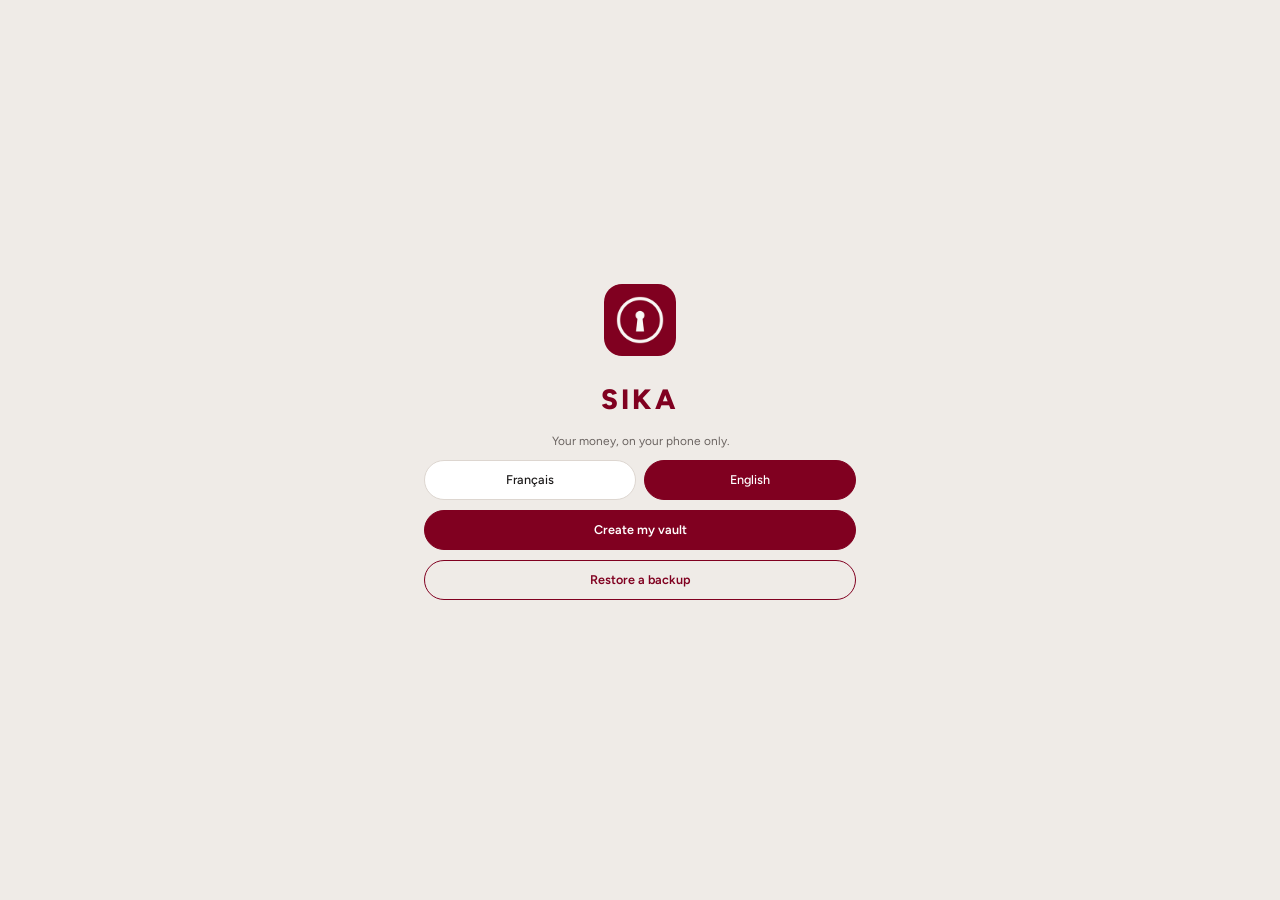
<file: index.html>
<!doctype html>
<html lang="fr">
<head>
  <meta charset="utf-8">
  <meta name="viewport" content="width=device-width, initial-scale=1, viewport-fit=cover">
  <!-- Règle de sécurité : l'app ne peut charger que son propre code.
       Aucun script, style, image ou connexion venant d'ailleurs. -->
  <meta http-equiv="Content-Security-Policy" content="default-src 'none'; script-src 'self'; style-src 'self'; img-src 'self' data:; font-src 'self'; manifest-src 'self'; connect-src 'self' https://api.frankfurter.dev; worker-src 'self'; base-uri 'none'; form-action 'none'; object-src 'none'; require-trusted-types-for 'script'">
  <meta name="referrer" content="no-referrer">
  <meta name="theme-color" content="#800020">
  <title>SIKA</title>
  <link rel="manifest" href="manifest.webmanifest">
  <link rel="icon" href="icons/icon-192.png">
  <link rel="apple-touch-icon" href="icons/icon-192.png">
  <link rel="preload" href="fonts/figtree.woff2" as="font" type="font/woff2" crossorigin>
  <link rel="stylesheet" href="css/app.css">
  <script type="module" src="js/app.js"></script>
</head>
<body>
<main id="app">

  <!-- Chargement -->
  <section id="s-loading" class="screen">
    <p class="center muted" data-i18n="loading"></p>
    <p id="fatal" class="error center" role="alert"></p>
  </section>

  <!-- Bienvenue (aucun coffre sur ce téléphone) -->
  <section id="s-welcome" class="screen" hidden>
    <img class="brand-icon" src="icons/icon-192.png" alt="">
    <div class="brand" data-i18n="appName"></div>
    <p class="center-text muted" data-i18n="welcomeIntro"></p>
    <div class="row">
      <button type="button" class="chip" data-lang="fr">Français</button>
      <button type="button" class="chip" data-lang="en">English</button>
    </div>
    <button type="button" id="btn-go-create" class="primary" data-i18n="createVault"></button>
    <button type="button" id="btn-go-restore" class="secondary" data-i18n="restoreBackup"></button>
  </section>

  <!-- Création du coffre -->
  <section id="s-create" class="screen" hidden>
    <h1 data-i18n="createTitle"></h1>
    <p data-i18n="createRules"></p>
    <ul class="tips">
      <li data-i18n="createTip1"></li>
      <li data-i18n="createTip2"></li>
    </ul>
    <label><span data-i18n="passLabel"></span>
      <input id="create-pass" type="password" autocomplete="off" autocapitalize="none" autocorrect="off" spellcheck="false">
    </label>
    <label><span data-i18n="passConfirmLabel"></span>
      <input id="create-pass2" type="password" autocomplete="off" autocapitalize="none" autocorrect="off" spellcheck="false">
    </label>
    <p id="create-err" class="error" role="alert"></p>
    <button type="button" id="btn-create" class="primary" data-i18n="createBtn"></button>
    <button type="button" class="link" data-back="s-welcome" data-i18n="back"></button>
  </section>

  <!-- Clé de secours : affichée une seule fois -->
  <section id="s-reckey" class="screen" hidden>
    <h1 data-i18n="recTitle"></h1>
    <p data-i18n="recIntro"></p>
    <ul class="tips">
      <li data-i18n="recTip1"></li>
      <li data-i18n="recTip2"></li>
    </ul>
    <div id="reckey-groups" class="reckey" aria-live="polite"></div>
    <label class="check"><input type="checkbox" id="reckey-ack"> <span data-i18n="recAck"></span></label>
    <label><span data-i18n="recVerifyLabel"></span>
      <input id="reckey-verify" type="password" autocomplete="off" autocapitalize="characters" autocorrect="off" spellcheck="false">
    </label>
    <p id="reckey-err" class="error" role="alert"></p>
    <button type="button" id="btn-reckey-done" class="primary" data-i18n="recDone" disabled></button>
    <button type="button" id="btn-reckey-cancel" class="link" data-i18n="recCancel"></button>
  </section>

  <!-- Verrouillage -->
  <section id="s-lock" class="screen" hidden>
    <img class="brand-icon" src="icons/icon-192.png" alt="">
    <div class="brand" data-i18n="appName"></div>
    <div id="lock-pin-wrap" class="stack" hidden>
      <p class="center-text lead" id="lock-pin-title" data-i18n="pinAsk"></p>
      <div class="pin-box">
        <div class="pin-slots" data-for="lock-pin" aria-hidden="true"></div>
        <input id="lock-pin" class="pin-hidden" type="text" autocorrect="off" spellcheck="false" inputmode="numeric" pattern="[0-9]*" maxlength="12" autocomplete="off" aria-labelledby="lock-pin-title">
      </div>
      <button type="button" id="btn-unlock-pin" class="primary" data-i18n="unlockBtn"></button>
      <button type="button" id="btn-use-pass" class="link" data-i18n="usePass"></button>
    </div>
    <div id="lock-pass-wrap" class="stack">
      <p id="lock-info" class="muted center-text"></p>
      <label><span data-i18n="passLabel"></span>
        <input id="lock-pass" type="password" autocomplete="off" autocapitalize="none" autocorrect="off" spellcheck="false">
      </label>
      <button type="button" id="btn-unlock" class="primary" data-i18n="unlockBtn"></button>
      <button type="button" id="btn-use-pin" class="link" data-i18n="usePin" hidden></button>
    </div>
    <p id="lock-msg" class="error center-text" role="alert"></p>
    <div class="row links">
      <button type="button" id="btn-go-recover" class="link" data-i18n="forgotPass"></button>
      <button type="button" id="btn-lock-restore" class="link" data-i18n="restoreBackup"></button>
    </div>
  </section>

  <!-- Phrase oubliée : clé de secours -->
  <section id="s-recover" class="screen" hidden>
    <h1 data-i18n="recoverTitle"></h1>
    <p data-i18n="recoverIntro"></p>
    <label><span data-i18n="recKeyLabel"></span>
      <input id="recover-key" type="password" autocomplete="off" autocapitalize="characters" autocorrect="off" spellcheck="false">
    </label>
    <label><span data-i18n="newPassLabel"></span>
      <input id="recover-pass" type="password" autocomplete="off" autocapitalize="none" autocorrect="off" spellcheck="false">
    </label>
    <label><span data-i18n="passConfirmLabel"></span>
      <input id="recover-pass2" type="password" autocomplete="off" autocapitalize="none" autocorrect="off" spellcheck="false">
    </label>
    <p id="recover-err" class="error" role="alert"></p>
    <button type="button" id="btn-recover" class="primary" data-i18n="recoverBtn"></button>
    <button type="button" class="link" data-back="s-lock" data-i18n="back"></button>
  </section>

  <!-- Accueil (coffre ouvert) -->
  <section id="s-home" class="screen tabbed" hidden>
    <header class="brandbar">
      <button type="button" id="btn-settings" class="icon-btn left" data-i18n-aria="settings">
        <svg viewBox="0 0 24 24" aria-hidden="true"><path d="M4 7.5h9M17 7.5h3M4 16.5h3M11 16.5h9"/><circle cx="15" cy="7.5" r="2"/><circle cx="9" cy="16.5" r="2"/></svg>
      </button>
      <div class="brand" data-i18n="appName"></div>
      <button type="button" id="btn-lock" class="icon-btn" data-i18n-aria="lockBtn">
        <svg viewBox="0 0 24 24" aria-hidden="true"><rect x="5" y="11" width="14" height="9" rx="2"/><path d="M8 11V8a4 4 0 0 1 8 0v3"/></svg>
      </button>
    </header>
    <div id="home-msg" class="banner warn" role="status"></div>
    <div id="home-backup-warn" class="banner warn" role="status" hidden></div>
    <div class="card total">
      <button type="button" id="btn-discreet" class="eye-btn" data-i18n-aria="discreetToggle"></button>
      <p id="home-total" class="big money"></p>
      <p id="home-fx" class="fx money"></p>
      <p id="home-fx-stale" class="muted small-note" hidden></p>
    </div>
    <div id="home-late" class="banner danger" role="status" hidden></div>
    <div id="home-worth" class="card worth" hidden>
      <div class="worth-row"><span data-i18n="worthAssets"></span><span id="worth-assets" class="amt"></span></div>
      <div class="worth-row"><span data-i18n="worthDebts"></span><span id="worth-debts" class="amt"></span></div>
      <div class="worth-row total"><span data-i18n="worthNet"></span><span id="worth-net" class="amt"></span></div>
    </div>
    <div id="home-empty" class="card" hidden>
      <h2 data-i18n="emptyTitle"></h2>
      <p class="muted" data-i18n="emptyText"></p>
      <button type="button" id="btn-home-add-account" class="primary" data-i18n="addAccount"></button>
    </div>
    <div class="card">
      <h2 data-i18n="lastExpenses"></h2>
      <div id="home-expenses" class="list"></div>
    </div>
    <div class="card">
      <h2 data-i18n="lastIncomes"></h2>
      <div id="home-incomes" class="list"></div>
    </div>
    <p class="muted center-text" id="home-version"></p>
  </section>

  <!-- Comptes et pools -->
  <section id="s-accounts" class="screen tabbed" hidden>
    <h1 data-i18n="accountsTitle"></h1>
    <div class="card total">
      <p id="acc-total" class="big money"></p>
      <p id="acc-pools-note" class="muted"></p>
      <button type="button" id="btn-add-account" class="secondary" data-i18n="addAccount"></button>
    </div>
    <h2 data-i18n="poolsTitle"></h2>
    <div id="pool-grid" class="pool-grid"></div>
    <h2 data-i18n="accountsListTitle"></h2>
    <div id="acc-groups"></div>
  </section>

  <!-- Historique -->
  <section id="s-history" class="screen tabbed" hidden>
    <h1 data-i18n="historyTitle"></h1>
    <div class="row chips" id="hist-filters">
      <button type="button" class="chip" data-filter="all" data-i18n="filterAll"></button>
      <button type="button" class="chip" data-filter="expense" data-i18n="filterExpense"></button>
      <button type="button" class="chip" data-filter="income" data-i18n="filterIncome"></button>
      <button type="button" class="chip" data-filter="other" data-i18n="filterOther"></button>
    </div>
    <p id="hist-fees" class="banner info" hidden></p>
    <div id="hist-list" class="list card"></div>
    <button type="button" id="btn-hist-more" class="secondary" data-i18n="showMore" hidden></button>
  </section>

  <!-- Nouvelle opération / modifier -->
  <section id="s-tx" class="screen" hidden>
    <h1 id="tx-title"></h1>
    <!-- Montant et frais (%) sur la même ligne. -->
    <div class="amount-row">
      <label><span id="tx-amount-label" data-i18n="amountLabel"></span>
        <input id="tx-amount" type="text" inputmode="numeric" autocomplete="off" placeholder="0">
      </label>
      <label id="tx-fee-wrap" hidden><span data-i18n="feeLabel"></span>
        <input id="tx-fee" type="text" inputmode="decimal" autocomplete="off" placeholder="0">
      </label>
    </div>
    <p id="tx-fee-note" class="muted small-note" hidden></p>
    <label id="tx-debt-wrap" hidden><span data-i18n="debtLabel"></span>
      <select id="tx-debt"></select>
    </label>
    <label id="tx-asset-wrap" hidden><span data-i18n="assetLabel"></span>
      <select id="tx-asset"></select>
    </label>
    <label id="tx-share-wrap" hidden><span data-i18n="shareLabel"></span>
      <input id="tx-share" type="text" inputmode="decimal" autocomplete="off" value="100">
    </label>
    <label id="tx-desc-wrap"><span id="tx-desc-label"></span>
      <input id="tx-desc" type="text" maxlength="140" autocomplete="off">
    </label>
    <div id="tx-mood-wrap">
      <p class="field-label" id="tx-mood-title" data-i18n="moodLabel"></p>
      <div id="tx-moods" class="row chips wrap" role="group" aria-labelledby="tx-mood-title"></div>
    </div>
    <div id="tx-source-wrap">
      <p class="field-label" id="tx-source-title" data-i18n="sourceLabel"></p>
      <div id="tx-sources" class="row chips" role="group" aria-labelledby="tx-source-title"></div>
    </div>
    <label id="tx-from-wrap"><span id="tx-from-label"></span>
      <select id="tx-from"></select>
    </label>
    <label id="tx-to-wrap"><span id="tx-to-label"></span>
      <select id="tx-to"></select>
    </label>
    <label id="tx-pool-wrap"><span data-i18n="poolLabel"></span>
      <select id="tx-pool"></select>
    </label>
    <label><span data-i18n="dateLabel"></span>
      <input id="tx-date" type="date">
    </label>
    <div id="tx-split" class="card split" hidden></div>
    <div id="tx-nogo" class="banner danger" role="alert" hidden></div>
    <label id="tx-reason-wrap" hidden><span data-i18n="reasonLabel"></span>
      <textarea id="tx-reason" rows="2" maxlength="280" autocomplete="off"></textarea>
    </label>
    <div id="tx-acc-warn" class="banner warn" role="status" hidden></div>
    <p id="tx-err" class="error" role="alert"></p>
    <button type="button" id="btn-tx-save" class="primary" data-i18n="save"></button>
    <button type="button" id="btn-tx-delete" class="danger" data-i18n="deleteTx" hidden></button>
    <button type="button" id="btn-tx-cancel" class="link" data-i18n="cancel"></button>
  </section>

  <!-- Compte : créer / modifier -->
  <section id="s-account" class="screen" hidden>
    <h1 id="acc-form-title"></h1>
    <label><span data-i18n="accNameLabel"></span>
      <input id="acc-name" type="text" maxlength="40" autocomplete="off" placeholder="Wave, Orange Money, Espèces…">
    </label>
    <div class="acc-image-row">
      <span id="acc-avatar" class="avatar lg"></span>
      <button type="button" id="btn-acc-image" class="secondary small" data-i18n="accImagePick"></button>
      <button type="button" id="btn-acc-image-remove" class="link" data-i18n="accImageRemove" hidden></button>
      <input id="acc-image-file" type="file" accept="image/*" hidden>
    </div>
    <p class="field-label" id="acc-cat-title" data-i18n="accCategoryLabel"></p>
    <div id="acc-cats" class="row chips wrap" role="group" aria-labelledby="acc-cat-title"></div>
    <p id="acc-current" class="banner info" hidden></p>
    <label><span data-i18n="accStartLabel"></span>
      <input id="acc-start" type="text" inputmode="numeric" autocomplete="off" placeholder="0">
    </label>
    <p class="muted" data-i18n="accStartHelp"></p>
    <label class="check"><input type="checkbox" id="acc-split"> <span data-i18n="accSplitLabel"></span></label>

    <label class="check" id="acc-archived-wrap"><input type="checkbox" id="acc-archived"> <span data-i18n="accArchivedLabel"></span></label>
    <p id="acc-err" class="error" role="alert"></p>
    <button type="button" id="btn-acc-save" class="primary" data-i18n="save"></button>
    <button type="button" id="btn-acc-cancel" class="link" data-i18n="cancel"></button>
  </section>

  <!-- Dettes -->
  <section id="s-debts" class="screen tabbed" hidden>
    <h1 data-i18n="debtsTitle"></h1>
    <div class="card total">
      <button type="button" id="btn-debts-discreet" class="eye-btn" data-i18n-aria="discreetToggle"></button>
      <p class="muted" data-i18n="debtBalanceTitle"></p>
      <p id="debts-total" class="big"></p>
      <p id="debts-topay" class="muted"></p>
      <p id="debts-next" class="muted"></p>
      <button type="button" id="btn-add-debt" class="secondary" data-i18n="addDebt"></button>
    </div>
    <div id="debts-late" class="banner danger" role="status" hidden></div>
    <div id="debts-list" class="card list"></div>
    <div id="debts-done-wrap" class="card list archived" hidden>
      <h2 data-i18n="debtsDone"></h2>
      <div id="debts-done"></div>
    </div>
    <div id="strategy" class="card" hidden>
      <h2 data-i18n="strategyTitle"></h2>
      <div id="strategy-methods" class="row chips" role="group"></div>
      <p class="muted small-note" data-i18n="strategyHelp"></p>
      <label><span data-i18n="strategyExtra"></span>
        <input id="strategy-extra" type="text" inputmode="numeric" autocomplete="off" placeholder="0">
      </label>
      <div id="strategy-result" class="split-grid"></div>
      <p id="strategy-priority" class="muted"></p>
      <div id="strategy-suggest" class="banner info" hidden></div>
      <button type="button" id="btn-strategy-pay" class="secondary" hidden></button>
    </div>
  </section>

  <!-- Une dette -->
  <section id="s-debt" class="screen" hidden>
    <h1 id="debt-title"></h1>
    <div id="debt-late" class="banner danger" role="status" hidden></div>
    <div class="card">
      <div id="debt-stats" class="split-grid"></div>
      <p id="debt-next" class="muted"></p>
    </div>
    <div class="row">
      <button type="button" id="btn-debt-repay" class="primary" data-i18n="repayBtn"></button>
      <button type="button" id="btn-debt-ics" class="secondary" data-i18n="debtIcs"></button>
    </div>
    <div class="card">
      <h2 data-i18n="scheduleTitle"></h2>
      <div id="debt-schedule" class="list"></div>
      <button type="button" id="btn-debt-more" class="link" data-i18n="showMore" hidden></button>
    </div>
    <div class="card">
      <h2 data-i18n="repaymentsTitle"></h2>
      <div id="debt-repays" class="list"></div>
    </div>
    <button type="button" id="btn-debt-edit" class="secondary" data-i18n="editDebt"></button>
    <button type="button" id="btn-debt-back" class="link" data-i18n="back"></button>
  </section>

  <!-- Dette : créer / modifier -->
  <section id="s-debt-form" class="screen" hidden>
    <h1 id="debt-form-title"></h1>
    <label><span data-i18n="lenderLabel"></span>
      <input id="debt-lender" type="text" maxlength="40" autocomplete="off">
    </label>
    <div id="debt-origin-wrap">
      <p class="field-label" id="debt-origin-title" data-i18n="debtOriginLabel"></p>
      <div id="debt-origins" class="row chips wrap" role="group" aria-labelledby="debt-origin-title"></div>
    </div>
    <label id="debt-account-wrap"><span data-i18n="debtAccountLabel"></span>
      <select id="debt-account"></select>
    </label>
    <label><span id="debt-principal-label"></span>
      <input id="debt-principal" type="text" inputmode="numeric" autocomplete="off" placeholder="0">
    </label>
    <div class="row">
      <label><span data-i18n="rateLabel"></span>
        <input id="debt-rate" type="text" inputmode="decimal" autocomplete="off" placeholder="0">
      </label>
      <label><span data-i18n="monthsLabel"></span>
        <input id="debt-months" type="text" inputmode="numeric" autocomplete="off" placeholder="12">
      </label>
    </div>
    <label><span id="debt-start-label"></span>
      <input id="debt-start" type="date">
    </label>
    <p class="field-label" id="debt-mode-title" data-i18n="scheduleModeLabel"></p>
    <div id="debt-modes" class="row chips wrap" role="group" aria-labelledby="debt-mode-title"></div>
    <div id="debt-rows-wrap" class="stack" hidden>
      <p class="muted" data-i18n="manualHelp"></p>
      <div id="debt-rows" class="stack"></div>
      <div class="row">
        <button type="button" id="btn-debt-fill" class="secondary small" data-i18n="fillFromCalc"></button>
        <button type="button" id="btn-debt-addrow" class="secondary small" data-i18n="addRow"></button>
      </div>
    </div>
    <div id="debt-preview" class="banner info"></div>
    <p id="debt-err" class="error" role="alert"></p>
    <button type="button" id="btn-debt-save" class="primary" data-i18n="save"></button>
    <button type="button" id="btn-debt-delete" class="danger" data-i18n="deleteDebt" hidden></button>
    <button type="button" id="btn-debt-cancel" class="link" data-i18n="cancel"></button>
  </section>

  <!-- Investir -->
  <section id="s-assets" class="screen tabbed" hidden>
    <h1 data-i18n="assetsTitle"></h1>
    <div class="card total">
      <p class="muted" data-i18n="assetsValueTitle"></p>
      <p id="assets-total" class="big"></p>
      <p id="assets-gain" class="muted"></p>
      <button type="button" id="btn-add-asset" class="secondary" data-i18n="addAsset"></button>
    </div>
    <div id="assets-groups" class="stack"></div>
  </section>

  <!-- Un actif -->
  <section id="s-asset" class="screen" hidden>
    <h1 id="asset-title"></h1>
    <div class="card total">
      <p id="asset-tags" class="muted"></p>
      <p id="asset-value" class="big"></p>
      <p id="asset-gain" class="muted"></p>
      <div id="asset-spark"></div>
    </div>
    <div class="card">
      <div id="asset-stats" class="split-grid"></div>
    </div>
    <div class="card">
      <h2 data-i18n="updateValueTitle"></h2>
      <label><span data-i18n="newValueLabel"></span>
        <input id="asset-new-value" type="text" inputmode="decimal" autocomplete="off" placeholder="0">
      </label>
      <div id="asset-currencies" class="row chips" role="group"></div>
      <p id="asset-value-msg" class="error" role="alert"></p>
      <button type="button" id="btn-asset-value" class="secondary" data-i18n="save"></button>
    </div>
    <div class="row">
      <button type="button" id="btn-asset-buy" class="primary" data-i18n="buyMore"></button>
      <button type="button" id="btn-asset-sell" class="secondary" data-i18n="sellBtn"></button>
    </div>
    <button type="button" id="btn-asset-income" class="secondary" data-i18n="assetIncomeBtn"></button>
    <div class="card">
      <h2 data-i18n="assetHistoryTitle"></h2>
      <div id="asset-events" class="list"></div>
    </div>
    <button type="button" id="btn-asset-edit" class="secondary" data-i18n="editAsset"></button>
    <button type="button" id="btn-asset-back" class="link" data-i18n="back"></button>
  </section>

  <!-- Actif : créer / modifier -->
  <section id="s-asset-form" class="screen" hidden>
    <h1 id="asset-form-title"></h1>
    <label><span data-i18n="assetNameLabel"></span>
      <input id="asset-name" type="text" maxlength="40" autocomplete="off">
    </label>
    <p class="field-label" id="asset-cat-title" data-i18n="accCategoryLabel"></p>
    <div id="asset-cats" class="row chips wrap" role="group" aria-labelledby="asset-cat-title"></div>
    <div id="asset-origin-wrap">
      <p class="field-label" id="asset-origin-title" data-i18n="assetOriginLabel"></p>
      <div id="asset-origins" class="row chips wrap" role="group" aria-labelledby="asset-origin-title"></div>
    </div>
    <div id="asset-buy-wrap" class="stack">
      <label><span data-i18n="account"></span>
        <select id="asset-account"></select>
      </label>
      <label><span data-i18n="buyAmountLabel"></span>
        <input id="asset-buy-amount" type="text" inputmode="numeric" autocomplete="off" placeholder="0">
      </label>
    </div>
    <div id="asset-own-wrap" class="stack" hidden>
      <label><span data-i18n="assetCostLabel"></span>
        <input id="asset-cost" type="text" inputmode="numeric" autocomplete="off" placeholder="0">
      </label>
      <label><span data-i18n="assetValueNowLabel"></span>
        <input id="asset-value-now" type="text" inputmode="numeric" autocomplete="off" placeholder="0">
      </label>
    </div>
    <label class="check" id="asset-closed-wrap" hidden><input type="checkbox" id="asset-closed"> <span data-i18n="assetClosedLabel"></span></label>
    <p id="asset-err" class="error" role="alert"></p>
    <button type="button" id="btn-asset-save" class="primary" data-i18n="save"></button>
    <button type="button" id="btn-asset-delete" class="danger" data-i18n="deleteAsset" hidden></button>
    <button type="button" id="btn-asset-cancel" class="link" data-i18n="cancel"></button>
  </section>

  <!-- Mes envies (écran caché : appui long sur SIKA, ou Réglages) -->
  <section id="s-wishes" class="screen" hidden>
    <h1 data-i18n="wishesTitle"></h1>
    <div class="card total">
      <p class="muted" data-i18n="wishesTotalTitle"></p>
      <p id="wishes-total" class="big"></p>
      <p id="wishes-count" class="muted"></p>
      <button type="button" id="btn-add-wish" class="secondary" data-i18n="addWish"></button>
    </div>
    <div id="wishes-list" class="card list"></div>
    <div id="wishes-done-wrap" class="card list archived" hidden>
      <button type="button" id="btn-wishes-done" class="link"></button>
      <div id="wishes-done" hidden></div>
    </div>
    <button type="button" id="btn-wishes-back" class="link" data-i18n="back"></button>
  </section>

  <!-- Une envie : ajouter / modifier -->
  <section id="s-wish-form" class="screen" hidden>
    <h1 id="wish-form-title"></h1>
    <label><span data-i18n="wishNameLabel"></span>
      <input id="wish-name" type="text" maxlength="40" autocomplete="off">
    </label>
    <label><span data-i18n="wishNoteLabel"></span>
      <textarea id="wish-note" rows="3" maxlength="280"></textarea>
    </label>
    <label><span data-i18n="wishAmountLabel"></span>
      <input id="wish-amount" type="text" inputmode="numeric" autocomplete="off" placeholder="0">
    </label>
    <div id="wish-currencies" class="row chips" role="group" data-i18n-aria="currencyLabel"></div>
    <p id="wish-err" class="error" role="alert"></p>
    <button type="button" id="btn-wish-save" class="primary" data-i18n="save"></button>
    <button type="button" id="btn-wish-delete" class="danger" data-i18n="deleteWish" hidden></button>
    <button type="button" id="btn-wish-cancel" class="link" data-i18n="cancel"></button>
  </section>

  <!-- Réglages -->
  <section id="s-settings" class="screen tabbed" hidden>
    <h1 data-i18n="settings"></h1>


    <div class="card">
      <h2 data-i18n="backupTitle"></h2>
      <p id="set-last-backup" class="muted"></p>
      <p class="muted" data-i18n="backupHelp"></p>
      <button type="button" id="btn-export-dl" class="primary" data-i18n="exportDownload"></button>
      <button type="button" id="btn-export-share" class="secondary" data-i18n="exportShare" hidden></button>
      <button type="button" id="btn-go-import" class="secondary" data-i18n="importBtn"></button>
      <p id="export-msg" class="ok" role="status"></p>
      <p id="export-help" class="muted small-note" data-i18n="driveHelp"></p>
    </div>

    <div class="card">
      <h2 data-i18n="pinTitle"></h2>
      <p id="pin-status" class="muted"></p>
      <p id="pin-msg" class="error" role="alert"></p>
      <div id="pin-actions" class="row">
        <button type="button" id="btn-pin-open" class="secondary"></button>
        <button type="button" id="btn-pin-remove" class="secondary" data-i18n="pinRemove" hidden></button>
      </div>
      <div id="pin-form" class="stack" hidden>
        <label><span data-i18n="currentPassLabel"></span>
          <input id="pin-pass" type="password" autocomplete="off" autocapitalize="none" autocorrect="off" spellcheck="false">
        </label>
        <p class="field-label" id="pin-new-title" data-i18n="pinNew"></p>
        <div class="pin-box">
          <div class="pin-slots" data-for="pin-new" aria-hidden="true"></div>
          <input id="pin-new" class="pin-hidden" type="text" autocorrect="off" spellcheck="false" inputmode="numeric" pattern="[0-9]*" maxlength="7" autocomplete="off" aria-labelledby="pin-new-title">
        </div>
        <p class="field-label" id="pin-new2-title" data-i18n="pinConfirm"></p>
        <div class="pin-box">
          <div class="pin-slots" data-for="pin-new2" aria-hidden="true"></div>
          <input id="pin-new2" class="pin-hidden" type="text" autocorrect="off" spellcheck="false" inputmode="numeric" pattern="[0-9]*" maxlength="7" autocomplete="off" aria-labelledby="pin-new2-title">
        </div>
        <button type="button" id="btn-pin-show" class="link" data-i18n="pinShow"></button>
        <button type="button" id="btn-pin-save" class="primary" data-i18n="pinSave"></button>
        <button type="button" id="btn-pin-cancel" class="link" data-i18n="cancel"></button>
      </div>
    </div>

    <div class="card">
      <h2 data-i18n="passTitle"></h2>
      <p id="cp-msg" class="error" role="alert"></p>
      <button type="button" id="btn-cp-open" class="secondary" data-i18n="changePassTitle"></button>
      <div id="cp-form" class="stack" hidden>
        <label><span data-i18n="currentPassLabel"></span>
          <input id="cp-old" type="password" autocomplete="off" autocapitalize="none" autocorrect="off" spellcheck="false">
        </label>
        <label><span data-i18n="newPassLabel"></span>
          <input id="cp-new" type="password" autocomplete="off" autocapitalize="none" autocorrect="off" spellcheck="false">
        </label>
        <label><span data-i18n="passConfirmLabel"></span>
          <input id="cp-new2" type="password" autocomplete="off" autocapitalize="none" autocorrect="off" spellcheck="false">
        </label>
        <p class="muted" data-i18n="changePassHelp"></p>
        <button type="button" id="btn-change-pass" class="primary" data-i18n="changePassBtn"></button>
          <button type="button" id="btn-cp-cancel" class="link" data-i18n="cancel"></button>
      </div>
    </div>

    <div class="card">
      <h2 data-i18n="langTitle"></h2>
      <div class="row">
        <button type="button" class="chip" data-lang="fr">Français</button>
        <button type="button" class="chip" data-lang="en">English</button>
      </div>
      <h2 id="lock-delay-title" data-i18n="lockDelayTitle"></h2>
      <select id="lock-delay" aria-labelledby="lock-delay-title">
        <option value="1">1 min</option>
        <option value="3">3 min</option>
        <option value="5">5 min</option>
      </select>
      <label class="check"><input type="checkbox" id="fx-online"> <span data-i18n="fxOnlineLabel"></span></label>
      <p class="muted" data-i18n="fxOnlineHelp"></p>
    </div>

    <div class="card">
      <h2 data-i18n="calTitle"></h2>
      <p class="muted" data-i18n="calHelp"></p>
      <button type="button" id="btn-ics" class="secondary" data-i18n="calIcs"></button>
      <a id="link-gcal" class="button secondary" target="_blank" rel="noopener noreferrer" data-i18n="calLink"></a>
    </div>

    <div class="card">
      <h2 data-i18n="storageTitle"></h2>
      <p id="storage-status" class="muted"></p>
    </div>

    <div class="card danger-zone">
      <h2 data-i18n="wipeTitle"></h2>
      <p class="muted" data-i18n="wipeHelp"></p>
      <button type="button" id="btn-wipe" class="danger" data-i18n="wipeBtn"></button>
    </div>
    <button type="button" id="btn-open-wishes" class="link" data-i18n="wishesTitle"></button>
  </section>

  <!-- Importer une sauvegarde -->
  <section id="s-import" class="screen" hidden>
    <h1 data-i18n="importTitle"></h1>
    <p data-i18n="importIntro"></p>
    <label><span data-i18n="importFileLabel"></span>
      <input id="import-file" type="file">
    </label>
    <fieldset class="row">
      <label class="check"><input type="radio" name="import-mode" value="pass" checked> <span data-i18n="importModePass"></span></label>
      <label class="check"><input type="radio" name="import-mode" value="rec"> <span data-i18n="importModeRec"></span></label>
    </fieldset>
    <label><span id="import-secret-label" data-i18n="passLabel"></span>
      <input id="import-secret" type="password" autocomplete="off" autocapitalize="none" autocorrect="off" spellcheck="false">
    </label>
    <div id="import-newpass" hidden>
      <p class="muted" data-i18n="importNewPassHelp"></p>
      <label><span data-i18n="newPassLabel"></span>
        <input id="import-pass" type="password" autocomplete="off" autocapitalize="none" autocorrect="off" spellcheck="false">
      </label>
      <label><span data-i18n="passConfirmLabel"></span>
        <input id="import-pass2" type="password" autocomplete="off" autocapitalize="none" autocorrect="off" spellcheck="false">
      </label>
    </div>
    <p id="import-msg" class="error" role="alert"></p>
    <button type="button" id="btn-import" class="primary" data-i18n="importCheckBtn"></button>
    <button type="button" id="btn-import-back" class="link" data-i18n="back"></button>
  </section>

  <!-- Fenêtre de confirmation -->
  <div id="modal" class="modal" hidden>
    <div class="modal-box" role="dialog" aria-modal="true" aria-labelledby="modal-text">
      <p id="modal-text"></p>
      <input id="modal-input" type="text" autocomplete="off" autocapitalize="characters" hidden>
      <div class="row">
        <button type="button" id="modal-cancel" class="secondary" data-i18n="cancel"></button>
        <button type="button" id="modal-ok" class="danger" data-i18n="confirm"></button>
      </div>
    </div>
  </div>

  <div id="busy" class="busy" hidden><p data-i18n="working"></p></div>

  <!-- Bouton + flottant et son menu -->
  <div id="fab-backdrop" class="fab-backdrop" hidden></div>
  <div id="fab-menu" class="fab-menu" hidden>
    <!-- Transfert au-dessus de Revenu ; en bas, Dépense et Revenu se partagent la ligne. -->
    <button type="button" id="fab-transfer" class="fab-transfer" data-i18n="newTransfer"></button>
    <button type="button" id="fab-expense" class="fab-expense" data-i18n="newExpense"></button>
    <button type="button" id="fab-income" class="fab-income" data-i18n="newIncome"></button>
  </div>
  <button type="button" id="fab" class="fab" data-i18n-aria="addTx" aria-expanded="false" hidden>
    <svg viewBox="0 0 24 24" aria-hidden="true"><path d="M12 5v14M5 12h14"/></svg>
  </button>

  <!-- Barre d'onglets (coffre ouvert seulement) -->
  <nav id="tabbar" class="tabbar" hidden>
    <button type="button" data-tab="s-home">
      <svg viewBox="0 0 24 24" aria-hidden="true"><rect x="4" y="4" width="7" height="9" rx="1.5"/><rect x="13" y="4" width="7" height="5" rx="1.5"/><rect x="13" y="11" width="7" height="9" rx="1.5"/><rect x="4" y="15" width="7" height="5" rx="1.5"/></svg>
      <span data-i18n="tabHome"></span>
    </button>
    <button type="button" data-tab="s-accounts">
      <svg viewBox="0 0 24 24" aria-hidden="true"><rect x="3.5" y="6" width="17" height="13" rx="2"/><path d="M3.5 10h17"/><path d="M15 14.5h2.5"/></svg>
      <span data-i18n="tabAccounts"></span>
    </button>
    <button type="button" data-tab="s-debts">
      <svg viewBox="0 0 24 24" aria-hidden="true"><path d="M6 3.5h12v17l-3-2-3 2-3-2-3 2z"/><path d="M9 8.5h6M9 12h6"/></svg>
      <span data-i18n="tabDebts"></span>
    </button>
    <button type="button" data-tab="s-assets">
      <svg viewBox="0 0 24 24" aria-hidden="true"><path d="M4 18l5-5 4 3 7-8"/><path d="M15 8h5v5"/></svg>
      <span data-i18n="tabAssets"></span>
    </button>
    <button type="button" data-tab="s-history">
      <svg viewBox="0 0 24 24" aria-hidden="true"><circle cx="12" cy="12" r="8.5"/><path d="M12 7.5V12l3 2"/></svg>
      <span data-i18n="tabHistory"></span>
    </button>
  </nav>
</main>
</body>
</html>
</file>
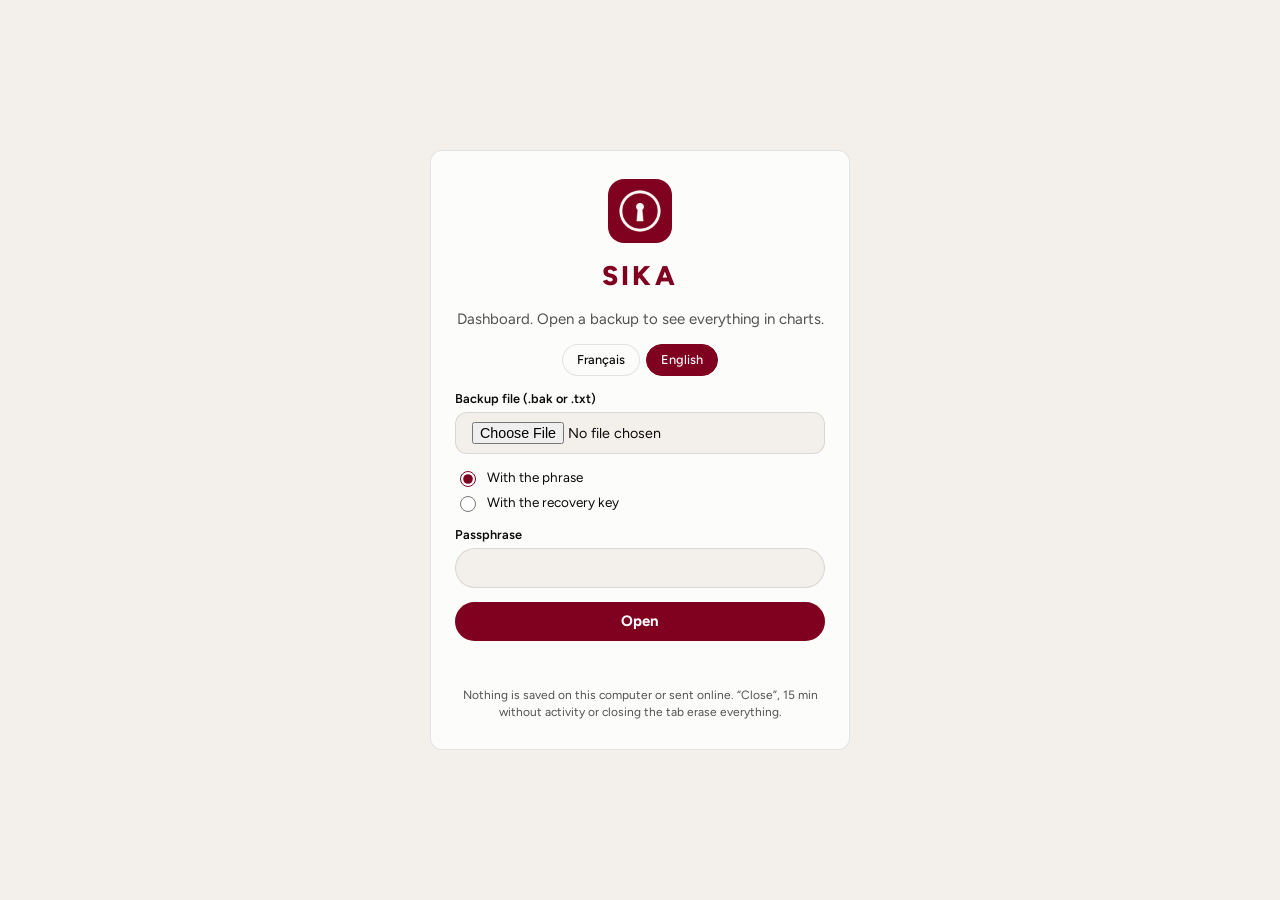
<file: dashboard.html>
<!doctype html>
<html lang="fr">
<head>
  <meta charset="utf-8">
  <meta name="viewport" content="width=device-width, initial-scale=1, viewport-fit=cover">
  <!-- Tableau de bord (ordinateur) : il lit une sauvegarde, ne garde rien, ne se connecte à rien. -->
  <meta http-equiv="Content-Security-Policy" content="default-src 'none'; script-src 'self'; style-src 'self'; img-src 'self' data:; font-src 'self'; manifest-src 'self'; connect-src 'self'; worker-src 'self'; base-uri 'none'; form-action 'none'; object-src 'none'; require-trusted-types-for 'script'">
  <meta name="referrer" content="no-referrer">
  <meta name="theme-color" content="#800020">
  <title>SIKA · Tableau de bord</title>
  <link rel="manifest" href="manifest-dashboard.webmanifest">
  <link rel="icon" href="icons/icon-192.png">
  <link rel="preload" href="fonts/figtree.woff2" as="font" type="font/woff2" crossorigin>
  <link rel="stylesheet" href="css/dashboard.css">
  <script type="module" src="js/dashboard.js"></script>
</head>
<body>
  <!-- Ouvrir une sauvegarde -->
  <section id="d-open" class="open-screen">
    <div class="open-card">
      <img class="brand-icon" src="icons/icon-192.png" alt="">
      <h1 class="brand">SIKA</h1>
      <p class="muted" data-i18n="dbTagline"></p>
      <div class="lang" role="group" data-i18n-aria="language">
        <button type="button" class="chip" data-lang="fr">Français</button>
        <button type="button" class="chip" data-lang="en">English</button>
      </div>
      <label class="field"><span data-i18n="dbFile"></span>
        <input id="d-file" type="file">
      </label>
      <div class="modes" role="radiogroup">
        <label class="check"><input type="radio" name="d-mode" value="pass" checked> <span data-i18n="importModePass"></span></label>
        <label class="check"><input type="radio" name="d-mode" value="rec"> <span data-i18n="importModeRec"></span></label>
      </div>
      <label class="field"><span id="d-secret-label" data-i18n="passLabel"></span>
        <input id="d-secret" type="password" autocomplete="off" autocapitalize="off" spellcheck="false">
      </label>
      <button type="button" id="d-open-btn" class="primary" data-i18n="dbOpen"></button>
      <p id="d-err" class="error" role="alert"></p>
      <p class="muted small" data-i18n="dbPrivacy"></p>
    </div>
  </section>

  <!-- Tableau de bord -->
  <section id="d-main" hidden>
    <header class="topbar">
      <div class="title">
        <span class="brand small">SIKA</span>
        <span class="muted" id="d-when"></span>
      </div>
      <div class="actions">
        <div class="lang" role="group" data-i18n-aria="language">
          <button type="button" class="chip" data-lang="fr">FR</button>
          <button type="button" class="chip" data-lang="en">EN</button>
        </div>
        <button type="button" id="d-close" class="secondary" data-i18n="dbClose"></button>
      </div>
    </header>
    <div class="filters" role="group" data-i18n-aria="dbPeriod">
      <span class="muted" data-i18n="dbPeriod"></span>
      <div id="d-periods" class="chips"></div>
    </div>
    <div id="d-late" class="banner danger" role="status" hidden></div>
    <div id="d-grid" class="grid"></div>
    <p class="muted small center" data-i18n="dbFooter"></p>
  </section>
</body>
</html>
</file>
<file: css/app.css>
/* app.css — SIKA v0.4.
   Identité : bordeaux, cartes blanc cassé, rouge seulement pour les alertes,
   vert seulement pour l'argent qui entre. Texte compact, boutons et champs ronds. */

/* Police Figtree, livrée avec l'app (aucun appel à Google). Licence : fonts/OFL.txt */
@font-face {
  font-family: 'Figtree';
  src: url('../fonts/figtree.woff2') format('woff2');
  font-weight: 300 900;
  font-style: normal;
  font-display: swap;
}

:root {
  --bordeaux: #800020;
  --bordeaux-dark: #5c0017;
  --bordeaux-soft: rgba(128, 0, 32, 0.08);
  --bg: #efebe7;
  --card: #faf8f5;
  --text: #1c1a1a;
  --muted: #6b6461;
  --line: #ddd6d0;
  --danger: #b3261e;
  --danger-bg: #fbe9e7;
  --ok: #1e7f4f;
  --warn-bg: #fff4d6;
  --warn-text: #6b4e00;
  --radius: 8px;       /* blocs : peu arrondis */
  --pill: 999px;       /* boutons et champs : entièrement ronds */
}

* { box-sizing: border-box; }

/* Un élément caché reste caché, quel que soit son style. */
[hidden] { display: none !important; }

html, body {
  margin: 0;
  background: var(--bg);
  color: var(--text);
  font-family: 'Figtree', system-ui, -apple-system, "Segoe UI", Roboto, sans-serif;
  font-size: 14px;
  line-height: 1.4;
  -webkit-text-size-adjust: 100%;
}

main {
  max-width: 460px;
  margin: 0 auto;
  padding: 12px 14px calc(20px + env(safe-area-inset-bottom));
}

.screen { display: flex; flex-direction: column; gap: 10px; }
.stack { display: flex; flex-direction: column; gap: 10px; }

h1 { font-size: 1.15rem; margin: 4px 0 0; color: var(--bordeaux); font-weight: 800; }
h2 { font-size: 0.9rem; margin: 0 0 4px; font-weight: 700; }
p { margin: 0; }

/* Nom de l'app : grand, au centre (un logo le remplacera plus tard). */
.brand {
  text-align: center;
  font-size: 2rem;
  font-weight: 800;
  letter-spacing: 0.12em;
  color: var(--bordeaux);
  margin: 10px 0 4px;
}
.brandbar { position: relative; }
.brandbar .brand { margin: 4px 0; }
.icon-btn {
  position: absolute;
  right: 0;
  top: 50%;
  transform: translateY(-50%);
  width: 38px;
  height: 38px;
  min-height: 0;
  padding: 0;
  display: grid;
  place-items: center;
  border: 1px solid var(--line);
  background: var(--card);
  color: var(--bordeaux);
}
.icon-btn svg, .tabbar svg {
  width: 20px;
  height: 20px;
  fill: none;
  stroke: currentColor;
  stroke-width: 1.75;
  stroke-linecap: round;
  stroke-linejoin: round;
}

.card {
  background: var(--card);
  border: 1px solid var(--line);
  border-radius: var(--radius);
  padding: 12px;
  display: flex;
  flex-direction: column;
  gap: 8px;
}

.tips { margin: 0; padding-left: 18px; display: flex; flex-direction: column; gap: 4px; color: var(--muted); font-size: 0.9rem; }

label { display: flex; flex-direction: column; gap: 4px; font-weight: 600; font-size: 0.85rem; }
label.check { flex-direction: row; align-items: center; gap: 8px; font-weight: 400; }
label.check input { width: 18px; height: 18px; accent-color: var(--bordeaux); }
fieldset { border: 0; margin: 0; padding: 0; }

input[type="text"], input[type="password"], input[type="date"], select, textarea, input[type="file"] {
  width: 100%;
  font: inherit;
  font-size: 0.95rem;
  padding: 9px 16px;
  border: 1px solid var(--line);
  border-radius: var(--pill);
  background: #fff;
  color: var(--text);
  min-height: 40px;
}
textarea { border-radius: 18px; resize: vertical; }
select { appearance: auto; }
.pin-input { letter-spacing: 0.4em; text-align: center; font-size: 1.1rem; }
input:focus, textarea:focus, select:focus, button:focus-visible, a:focus-visible {
  outline: 2px solid rgba(128, 0, 32, 0.4);
  outline-offset: 1px;
}

button, a.button {
  font: inherit;
  font-size: 0.9rem;
  font-weight: 600;
  min-height: 40px;
  padding: 8px 16px;
  border-radius: var(--pill);
  border: 1.5px solid var(--bordeaux);
  cursor: pointer;
  text-align: center;
  text-decoration: none;
  display: block;
  width: 100%;
}
button.primary { background: var(--bordeaux); color: #fff; }
button.primary:active { background: var(--bordeaux-dark); }
button.secondary, a.button.secondary { background: transparent; color: var(--bordeaux); }
button.danger { background: var(--danger); border-color: var(--danger); color: #fff; }
button.link { background: none; border: 0; color: var(--bordeaux); text-decoration: underline; font-weight: 500; min-height: 36px; padding: 6px 8px; }
button.small { width: auto; min-height: 34px; padding: 6px 14px; font-size: 0.85rem; }
button:disabled { opacity: 0.45; cursor: not-allowed; }

.row { display: flex; gap: 8px; flex-wrap: wrap; }
.row > * { flex: 1 1 0; }
.row.links { justify-content: center; flex-wrap: nowrap; }
.row.links > * { flex: 0 1 auto; width: auto; font-size: 0.85rem; }

.chip { border: 1px solid var(--line); background: #fff; color: var(--text); font-weight: 500; }
.chip.active { border-color: var(--bordeaux); background: var(--bordeaux); color: #fff; }
.chips { gap: 6px; }
.chips .chip { flex: 0 0 auto; width: auto; min-height: 32px; padding: 5px 12px; font-size: 0.85rem; }
.chips.wrap { flex-wrap: wrap; }
/* Filtres de l'historique : tous sur une ligne. */
#hist-filters { flex-wrap: nowrap; }
#hist-filters .chip { flex: 1 1 0; padding: 5px 4px; font-size: 0.8rem; }

.muted { color: var(--muted); font-size: 0.85rem; }
.center { text-align: center; margin-top: 40vh; }
.center-text { text-align: center; }
.error { color: var(--danger); font-weight: 600; font-size: 0.85rem; }
.ok { color: var(--ok); font-weight: 600; font-size: 0.85rem; }
.error:empty, .ok:empty, .banner:empty, .muted:empty { display: none; }
.field-label { font-weight: 600; font-size: 0.85rem; margin-bottom: 4px; }

.banner { border-radius: var(--radius); padding: 8px 12px; font-weight: 600; font-size: 0.85rem; }
.banner.warn { background: var(--warn-bg); color: var(--warn-text); }
.banner.danger { background: var(--danger-bg); color: var(--danger); }
.banner.info { background: #fff; border: 1px solid var(--line); color: var(--text); }

.reckey {
  display: grid;
  grid-template-columns: repeat(4, 1fr);
  gap: 6px;
  background: #fff;
  border: 1.5px dashed var(--bordeaux);
  border-radius: var(--radius);
  padding: 12px;
  font-family: ui-monospace, "DejaVu Sans Mono", Menlo, monospace;
  font-size: 1.05rem;
  font-weight: 700;
  letter-spacing: 0.06em;
  text-align: center;
  user-select: none;
  -webkit-user-select: none;
}

.danger-zone { border-color: #e7b4ae; background: var(--danger-bg); }

.modal, .busy {
  position: fixed;
  inset: 0;
  background: rgba(20, 10, 12, 0.5);
  display: flex;
  align-items: center;
  justify-content: center;
  padding: 16px;
  z-index: 10;
}
.modal-box {
  background: var(--card);
  border-radius: var(--radius);
  padding: 16px;
  width: 100%;
  max-width: 400px;
  display: flex;
  flex-direction: column;
  gap: 12px;
}
.busy p { background: var(--card); padding: 10px 16px; border-radius: var(--radius); font-weight: 600; }

/* ---------- Barre du bas ---------- */

body.has-tabs main { padding-bottom: calc(76px + env(safe-area-inset-bottom)); }
.tabbar {
  position: fixed;
  left: 0; right: 0; bottom: 0;
  display: flex;
  justify-content: center;
  gap: 2px;
  padding: 6px 8px calc(6px + env(safe-area-inset-bottom));
  background: var(--card);
  border-top: 1px solid var(--line);
  z-index: 5;
}
.tabbar button {
  flex: 1 1 0;
  max-width: 110px;
  min-height: 48px;
  padding: 4px;
  border: 0;
  border-radius: var(--radius);
  background: transparent;
  color: var(--muted);
  font-size: 0.7rem;
  font-weight: 500;
  display: flex;
  flex-direction: column;
  align-items: center;
  gap: 3px;
}
.tabbar button.active { color: var(--bordeaux); font-weight: 700; }

/* ---------- Accueil, comptes, historique ---------- */

.card.total { gap: 2px; text-align: center; }
.big { font-size: 2.1rem; font-weight: 800; color: var(--text); font-variant-numeric: tabular-nums; }
.actions > * { flex: 1 1 0; }

.list { display: flex; flex-direction: column; }
.tx-row, .acc-row {
  display: flex;
  align-items: center;
  gap: 10px;
  width: 100%;
  min-height: 48px;
  padding: 8px 6px;
  border: 0;
  border-bottom: 1px solid var(--line);
  border-radius: 0;
  background: transparent;
  color: var(--text);
  text-align: left;
  font-weight: 400;
}
.list > .tx-row:last-child, .card > .acc-row:last-child { border-bottom: 0; }
.tx-row:active, .acc-row:active { background: var(--bordeaux-soft); }
.acc-row { justify-content: space-between; }
.acc-name { display: flex; align-items: center; gap: 10px; min-width: 0; }
.tx-icon { font-size: 1.1rem; width: 24px; text-align: center; flex: 0 0 auto; }
.tx-mid { display: flex; flex-direction: column; flex: 1 1 auto; min-width: 0; }
.tx-title { font-weight: 600; font-size: 0.9rem; overflow: hidden; text-overflow: ellipsis; white-space: nowrap; }
.tx-meta { color: var(--muted); font-size: 0.78rem; overflow: hidden; text-overflow: ellipsis; white-space: nowrap; }
.nogo-note { color: var(--danger); }
.amt { font-weight: 700; font-size: 0.9rem; font-variant-numeric: tabular-nums; white-space: nowrap; flex: 0 0 auto; }
.amt.in { color: var(--ok); }
.negtxt { color: var(--danger); }

.pool-grid { display: grid; grid-template-columns: 1fr 1fr; gap: 8px; }
.pool-card {
  background: var(--card);
  border: 1px solid var(--line);
  border-radius: var(--radius);
  padding: 10px;
  display: flex;
  flex-direction: column;
  gap: 2px;
}
.pool-card.neg { border-color: #e7b4ae; background: var(--danger-bg); }
.pool-card.neg .pool-amt { color: var(--danger); }
.pool-name { color: var(--muted); font-size: 0.78rem; }
.pool-amt { font-weight: 800; font-size: 1rem; font-variant-numeric: tabular-nums; }
.card.archived { opacity: 0.7; }

.split-grid { display: grid; grid-template-columns: 1fr auto; gap: 2px 12px; font-size: 0.85rem; }

/* Pastilles de compte (image ou lettre). */
.avatar {
  width: 30px;
  height: 30px;
  border-radius: 50%;
  object-fit: cover;
  flex: 0 0 auto;
  display: inline-grid;
  place-items: center;
  font-weight: 700;
  font-size: 0.85rem;
  color: #fff;
  background: var(--muted);
}
.avatar.lg { width: 52px; height: 52px; font-size: 1.3rem; }
.avatar.cat-mobile { background: #2f6f9f; }
.avatar.cat-cash { background: #4f7f3a; }
.avatar.cat-bank { background: var(--bordeaux); }
.acc-image-row { display: flex; align-items: center; gap: 10px; }
.acc-image-row button { width: auto; }

/* ---------- v0.5 ---------- */

/* Écrans d'entrée centrés verticalement. */
#s-lock:not([hidden]), #s-welcome:not([hidden]) {
  min-height: calc(100vh - 40px);
  min-height: calc(100dvh - 40px);
  justify-content: center;
}
.lead { font-size: 1rem; font-weight: 600; color: var(--text); }

/* Œil DANS les champs secrets. */
.secret { position: relative; display: block; }
.secret input { padding-right: 46px; }
.eye {
  position: absolute;
  right: 6px;
  top: 50%;
  transform: translateY(-50%);
  width: 40px;
  height: 40px;
  min-height: 0;
  padding: 0;
  border: 0;
  background: transparent;
  color: var(--muted);
  display: grid;
  place-items: center;
}
.eye svg, .eye-btn svg, .fab svg {
  width: 20px;
  height: 20px;
  fill: none;
  stroke: currentColor;
  stroke-width: 1.75;
  stroke-linecap: round;
  stroke-linejoin: round;
}

/* Flèche des listes déroulantes, bien à l'intérieur du champ. */
select {
  appearance: none;
  -webkit-appearance: none;
  padding-right: 44px;
  background-image: url("data:image/svg+xml,%3Csvg xmlns='http://www.w3.org/2000/svg' viewBox='0 0 24 24' fill='none' stroke='%236b6461' stroke-width='2' stroke-linecap='round' stroke-linejoin='round'%3E%3Cpath d='M6 9l6 6 6-6'/%3E%3C/svg%3E");
  background-repeat: no-repeat;
  background-position: right 18px center;
  background-size: 16px;
}

/* Espace entre les blocs de comptes (Mobile Money, Espèces, Banque). */
#acc-groups { display: flex; flex-direction: column; gap: 10px; }

/* Code PIN : une case ronde par chiffre. Le vrai champ est posé dessus, invisible. */
.pin-box { position: relative; display: flex; justify-content: center; }
.pin-slots { display: flex; gap: 10px; justify-content: center; }
.pin-slots .slot {
  width: 40px;
  height: 40px;
  border-radius: 50%;
  border: 1.5px solid var(--line);
  background: #fff;
  display: grid;
  place-items: center;
  font-weight: 700;
  font-size: 1.05rem;
  position: relative;
}
.pin-slots .slot.current { border-color: var(--bordeaux); box-shadow: 0 0 0 3px rgba(128, 0, 32, 0.12); }
.pin-slots:not(.reveal) .slot.filled::after {
  content: '';
  width: 10px;
  height: 10px;
  border-radius: 50%;
  background: var(--text);
}
input.pin-hidden {
  position: absolute;
  inset: 0;
  width: 100%;
  height: 100%;
  opacity: 0;
  border: 0;
  padding: 0;
  min-height: 0;
  caret-color: transparent;
  color: transparent;
  background: transparent;
  font-size: 16px; /* évite le zoom automatique */
}

/* Carte du solde : œil en haut à droite. */
.card.total { position: relative; }
.eye-btn {
  position: absolute;
  top: 8px;
  right: 8px;
  width: 34px;
  height: 34px;
  min-height: 0;
  padding: 0;
  border: 0;
  background: transparent;
  color: var(--muted);
  display: grid;
  place-items: center;
}
.fx { font-weight: 600; color: var(--text); font-size: 1.05rem; font-variant-numeric: tabular-nums; }
.small-note { font-size: 0.72rem; }

/* Bouton + flottant, au-dessus de la barre du bas. */
.fab {
  position: fixed;
  right: max(16px, calc(50% - 214px));
  bottom: calc(76px + env(safe-area-inset-bottom));
  width: 54px;
  height: 54px;
  min-height: 0;
  padding: 0;
  border-radius: 50%;
  border: 0;
  background: var(--bordeaux);
  color: #fff;
  display: grid;
  place-items: center;
  box-shadow: 0 6px 16px rgba(92, 0, 23, 0.35);
  z-index: 7;
  transition: transform 0.15s ease;
}
.fab svg { width: 24px; height: 24px; stroke-width: 2.2; }
.fab.open { transform: rotate(45deg); }
.fab-backdrop { position: fixed; inset: 0; background: rgba(20, 10, 12, 0.35); z-index: 6; }
.fab-menu {
  position: fixed;
  right: max(16px, calc(50% - 214px));
  bottom: calc(140px + env(safe-area-inset-bottom));
  width: min(428px, calc(100vw - 32px));
  display: grid;
  grid-template-columns: 1fr 1fr;
  gap: 8px;
  z-index: 7;
}
.fab-menu button { width: 100%; min-height: 46px; font-weight: 700; border: 0; box-shadow: 0 4px 12px rgba(0, 0, 0, 0.18); }
/* Dépense rouge, Revenu vert, Transfert neutre au-dessus de Revenu. */
.fab-menu .fab-expense { grid-column: 1; grid-row: 2; background: var(--danger); color: #fff; }
.fab-menu .fab-income { grid-column: 2; grid-row: 2; background: var(--ok); color: #fff; }
.fab-menu .fab-transfer { grid-column: 2; grid-row: 1; background: #fff; color: var(--text); border: 1px solid var(--line); }
body.has-tabs main { padding-bottom: calc(140px + env(safe-area-inset-bottom)); }

/* Anciens codes longs (jusqu'à 12 chiffres) : cases plus petites. */
.pin-slots.many { gap: 5px; }
.pin-slots.many .slot { width: 26px; height: 26px; font-size: 0.85rem; }
.pin-slots.many .slot.filled::after { width: 7px; height: 7px; }

/* v0.6 — icône du coffre, bouton Réglages à gauche. */
.brand-icon { display: block; width: 72px; height: 72px; margin: 0 auto 4px; border-radius: 18px; }
.icon-btn.left { right: auto; left: 0; }

/* Valeur nette sur le Dashboard. */
.worth-row { display: flex; justify-content: space-between; gap: 12px; font-size: 0.85rem; }
.worth-row.total { border-top: 1px solid var(--line); padding-top: 6px; margin-top: 2px; font-weight: 800; }

/* Échéancier d'une dette. */
.sched-row { display: grid; grid-template-columns: 1fr auto 72px; gap: 8px; align-items: center; font-size: 0.82rem; padding: 6px 0; border-bottom: 1px solid var(--line); }
.sched-row:last-child { border-bottom: 0; }
.sched-status { text-align: right; font-size: 0.72rem; color: var(--muted); }
.sched-row.paid { color: var(--muted); }
.sched-row.paid .sched-status { color: var(--ok, #2e7d32); }
.sched-row.late, .sched-row.late .sched-status { color: var(--danger); font-weight: 700; }

/* Lignes saisies à la main (échéancier du contrat). */
.debt-row { display: grid; grid-template-columns: 1fr 1fr 32px; gap: 6px; align-items: center; }
.debt-row .link { min-height: 0; padding: 0; }

/* Petit graphique de valeur d'un actif. */
.spark { display: block; width: 100%; height: 60px; }
.spark path { fill: none; stroke: var(--bordeaux); stroke-width: 2; stroke-linejoin: round; stroke-linecap: round; }
.spark circle { fill: var(--bordeaux); }
.avatar.cat-asset-land { background: #8d6e63; }
.avatar.cat-asset-stocks { background: #1565c0; }
.avatar.cat-asset-crypto { background: #ef6c00; }
.avatar.cat-asset-savings { background: #2e7d32; }

/* v0.7 — date : même flèche que les listes, au même endroit. La vraie icône
   du navigateur reste cliquable, mais invisible, posée sur notre flèche. */
input[type="date"] {
  position: relative;
  appearance: none;
  -webkit-appearance: none;
  padding-right: 44px;
  background-image: url("data:image/svg+xml,%3Csvg xmlns='http://www.w3.org/2000/svg' viewBox='0 0 24 24' fill='none' stroke='%236b6461' stroke-width='2' stroke-linecap='round' stroke-linejoin='round'%3E%3Cpath d='M6 9l6 6 6-6'/%3E%3C/svg%3E");
  background-repeat: no-repeat;
  background-position: right 18px center;
  background-size: 16px;
}
input[type="date"]::-webkit-calendar-picker-indicator {
  position: absolute;
  top: 0;
  right: 0;
  width: 52px;
  height: 100%;
  margin: 0;
  padding: 0;
  opacity: 0;
  cursor: pointer;
}
input[type="date"]::-webkit-inner-spin-button, input[type="date"]::-webkit-clear-button { display: none; }

/* Stratégie : les deux méthodes sur une seule ligne. */
#strategy-methods { flex-wrap: nowrap; }
#strategy-methods .chip { flex: 1 1 0; white-space: nowrap; }

/* v0.8 — Mes envies. */
.brand { -webkit-user-select: none; user-select: none; -webkit-touch-callout: none; }
.wish-row { display: grid; grid-template-columns: 30px 1fr auto; gap: 10px; align-items: start; padding: 9px 0; border-bottom: 1px solid var(--line); }
.wish-row:last-child { border-bottom: 0; }
.wish-tick { width: 26px; height: 26px; min-height: 0; padding: 0; margin-top: 1px; border-radius: 50%; border: 2px solid var(--bordeaux); background: #fff; color: #fff; font-weight: 800; font-size: 0.8rem; display: grid; place-items: center; }
.wish-row.done .wish-tick { background: var(--ok); border-color: var(--ok); }
.wish-body { display: flex; flex-direction: column; align-items: flex-start; gap: 2px; min-height: 0; padding: 0; border: 0; background: none; color: var(--text); text-align: left; width: 100%; font-weight: 400; }
.wish-note { font-size: 0.78rem; color: var(--muted); white-space: pre-wrap; overflow-wrap: anywhere; }
.wish-price { display: flex; flex-direction: column; align-items: flex-end; gap: 2px; text-align: right; }
.wish-row.done .tx-title { text-decoration: line-through; color: var(--muted); }
#btn-open-wishes { align-self: center; font-size: 0.8rem; color: var(--muted); }

/* v0.9 — montant et frais sur la même ligne. */
.amount-row { display: grid; grid-template-columns: 1fr; gap: 8px; }
.amount-row:has(#tx-fee-wrap:not([hidden])) { grid-template-columns: 2fr 1fr; }
.amount-row label { min-width: 0; }
.fee-row .tx-icon { font-weight: 800; color: var(--muted); }

/* Glisser entre les onglets : l'écran suit le doigt. */
body { overflow-x: hidden; }
.screen.tabbed { touch-action: pan-y; }
</file>
<file: css/dashboard.css>
/* dashboard.css — tableau de bord SIKA pour ordinateur (s'adapte aussi aux
   tablettes et téléphones). Clair ou sombre selon le réglage de l'ordinateur.
   Couleurs des graphiques : palette vérifiée (daltonisme, contraste). */

@font-face {
  font-family: 'Figtree';
  src: url('../fonts/figtree.woff2') format('woff2');
  font-weight: 300 900;
  font-style: normal;
  font-display: swap;
}

:root {
  color-scheme: light;
  --bordeaux: #800020;
  --page: #f3efeb;
  --surface: #fcfcfb;
  --ink: #0b0b0b;
  --ink-2: #52514e;
  --muted: #7a7873;
  --grid: #e1e0d9;
  --axis: #c3c2b7;
  --border: rgba(11, 11, 11, 0.10);
  --hover: rgba(11, 11, 11, 0.04);
  --good: #006300;
  --bad: #b3261e;
  --bad-bg: #fbe9e7;
  --series-1: #2a78d6;
  --series-2: #eb6834;
  --series-3: #1baf7a;
  --series-4: #eda100;
  --series-neg: #e34948;
  --track: #cde2fb;
}
@media (prefers-color-scheme: dark) {
  :root:where(:not([data-theme="light"])) {
    color-scheme: dark;
    --bordeaux: #d9506f;
    --page: #0d0d0d;
    --surface: #1a1a19;
    --ink: #ffffff;
    --ink-2: #c3c2b7;
    --muted: #898781;
    --grid: #2c2c2a;
    --axis: #383835;
    --border: rgba(255, 255, 255, 0.10);
    --hover: rgba(255, 255, 255, 0.05);
    --good: #0ca30c;
    --bad: #e66767;
    --bad-bg: #3a1616;
    --series-1: #3987e5;
    --series-2: #d95926;
    --series-3: #199e70;
    --series-4: #c98500;
    --series-neg: #e66767;
    --track: #184f95;
  }
}

* { box-sizing: border-box; }
[hidden] { display: none !important; }

html, body {
  margin: 0;
  background: var(--page);
  color: var(--ink);
  font-family: 'Figtree', system-ui, -apple-system, 'Segoe UI', sans-serif;
  font-size: 15px;
  line-height: 1.4;
}

h1, h2, p { margin: 0; }
.muted { color: var(--ink-2); }
.small { font-size: 0.8rem; }
.block { display: block; }
.center { text-align: center; }
.neg { color: var(--bad); }
.pos { color: var(--good); }
.error { color: var(--bad); font-weight: 600; min-height: 1.2em; }

button {
  font: inherit;
  cursor: pointer;
  border-radius: 999px;
  padding: 8px 16px;
  min-height: 38px;
  border: 1px solid var(--border);
  background: var(--surface);
  color: var(--ink);
}
button.primary { background: var(--bordeaux); color: #fff; border-color: transparent; font-weight: 700; }
button.secondary { color: var(--bordeaux); border-color: var(--bordeaux); font-weight: 600; background: transparent; }
button:disabled { opacity: 0.6; cursor: progress; }
button:focus-visible, input:focus-visible, summary:focus-visible, [tabindex]:focus-visible { outline: 2px solid var(--series-1); outline-offset: 2px; }

.chip { min-height: 32px; padding: 5px 14px; font-size: 0.85rem; font-weight: 500; }
.chip.active { background: var(--bordeaux); color: #fff; border-color: var(--bordeaux); }
.chips, .lang { display: flex; gap: 6px; flex-wrap: wrap; }

/* ---------- Écran d'ouverture ---------- */
.open-screen { min-height: 100vh; display: grid; place-items: center; padding: 24px 16px; }
.open-card {
  width: min(420px, 100%);
  background: var(--surface);
  border: 1px solid var(--border);
  border-radius: 12px;
  padding: 28px 24px;
  display: flex;
  flex-direction: column;
  gap: 14px;
  text-align: center;
}
.brand-icon { width: 64px; height: 64px; border-radius: 16px; margin: 0 auto; }
.brand { font-weight: 800; letter-spacing: 0.12em; color: var(--bordeaux); font-size: 1.8rem; }
.brand.small { font-size: 1.2rem; }
.open-card .lang { justify-content: center; }
.field { display: flex; flex-direction: column; gap: 4px; text-align: left; font-weight: 600; font-size: 0.85rem; }
.field input {
  font: inherit; font-weight: 400; font-size: 0.95rem;
  padding: 9px 16px; border-radius: 999px; border: 1px solid var(--border);
  background: var(--page); color: var(--ink); min-height: 40px;
}
.field input[type="file"] { border-radius: 12px; }
.modes { display: flex; flex-direction: column; gap: 6px; text-align: left; font-size: 0.9rem; }
.check { display: flex; gap: 8px; align-items: center; }
.check input { accent-color: var(--bordeaux); width: 16px; height: 16px; }

/* ---------- Tableau de bord ---------- */
#d-main { max-width: 1440px; margin: 0 auto; padding: 16px clamp(12px, 3vw, 32px) 32px; display: flex; flex-direction: column; gap: 14px; }
.topbar { display: flex; justify-content: space-between; align-items: center; gap: 12px; flex-wrap: wrap; }
.topbar .title { display: flex; align-items: baseline; gap: 12px; flex-wrap: wrap; }
.topbar .actions { display: flex; gap: 10px; align-items: center; }
.filters { display: flex; gap: 10px; align-items: center; flex-wrap: wrap; }
.banner { padding: 10px 14px; border-radius: 8px; font-weight: 600; }
.banner.danger { background: var(--bad-bg); color: var(--bad); }

.grid { display: grid; grid-template-columns: repeat(12, minmax(0, 1fr)); gap: 14px; }
.card {
  background: var(--surface);
  border: 1px solid var(--border);
  border-radius: 10px;
  padding: 16px;
  display: flex;
  flex-direction: column;
  gap: 12px;
  min-width: 0;
  position: relative;
}
.span-4 { grid-column: span 4; }
.span-6 { grid-column: span 6; }
.span-8 { grid-column: span 8; }
.span-12 { grid-column: span 12; }
@media (max-width: 1100px) {
  .span-4 { grid-column: span 6; }
  .span-8 { grid-column: span 12; }
}
@media (max-width: 720px) {
  .span-4, .span-6, .span-8 { grid-column: span 12; }
  html, body { font-size: 14px; }
}
.card-head { display: flex; flex-direction: column; gap: 2px; }
.card-head h2 { font-size: 0.95rem; font-weight: 700; }

/* Le chiffre principal */
.hero { justify-content: space-between; }
.hero-value { font-size: clamp(2.2rem, 4vw, 3.2rem); font-weight: 800; line-height: 1.1; overflow-wrap: anywhere; }
.hero-fx { color: var(--ink-2); font-weight: 600; font-size: 1.05rem; }
.hero-worth { border-top: 1px solid var(--grid); padding-top: 10px; display: flex; flex-direction: column; gap: 4px; }
.kv { display: flex; justify-content: space-between; gap: 12px; font-size: 0.9rem; }
.kv:last-child { font-weight: 800; }

/* Tuiles */
.tiles { display: grid; grid-template-columns: repeat(auto-fit, minmax(150px, 1fr)); gap: 10px; }
@media (max-width: 720px) { .tiles { grid-template-columns: 1fr 1fr; } .tile-value { font-size: 1.05rem; } }
.tile { border: 1px solid var(--grid); border-radius: 8px; padding: 10px 12px; display: flex; flex-direction: column; gap: 2px; min-width: 0; }
.tile-label { font-size: 0.78rem; color: var(--ink-2); }
.tile-value { font-size: 1.25rem; font-weight: 700; overflow-wrap: anywhere; }
.tile-sub { font-size: 0.75rem; color: var(--muted); }
.tile.neg .tile-value { color: var(--bad); }

/* Graphiques */
.viz { width: 100%; min-width: 0; position: relative; }
.viz-svg { display: block; width: 100%; height: auto; overflow: visible; }
.viz-grid { stroke: var(--grid); stroke-width: 1; }
.viz-base { stroke: var(--axis); stroke-width: 1; }
.viz-tick { fill: var(--muted); font-size: 11px; font-variant-numeric: tabular-nums; }
.viz-band { fill: transparent; }
.viz-band.on { fill: var(--hover); }
.viz-hit { fill: transparent; cursor: crosshair; outline: none; }
.viz-hit:focus-visible { stroke: var(--series-1); stroke-width: 2; }
.viz-mark.series-1, .viz-swatch.series-1, .viz-key.series-1, .stack-seg.series-1, .hbar.series-1 { fill: var(--series-1); background: var(--series-1); stroke: var(--series-1); }
.viz-mark.series-2, .viz-swatch.series-2, .viz-key.series-2, .stack-seg.series-2, .hbar.series-2 { fill: var(--series-2); background: var(--series-2); stroke: var(--series-2); }
.viz-swatch.series-3, .stack-seg.series-3 { background: var(--series-3); }
.viz-swatch.series-4, .stack-seg.series-4 { background: var(--series-4); }
.viz-mark { stroke: none; }
.viz-line { fill: none; stroke-width: 2; stroke-linejoin: round; stroke-linecap: round; }
.viz-line.series-1 { stroke: var(--series-1); }
.viz-area.series-1 { fill: var(--series-1); opacity: 0.1; stroke: none; }
.viz-dot { stroke: var(--surface); stroke-width: 2; }
.viz-dot.series-1 { fill: var(--series-1); }
.viz-cross { stroke: var(--axis); stroke-width: 1; }

.viz-legend { display: flex; gap: 14px; flex-wrap: wrap; font-size: 0.8rem; color: var(--ink-2); }
.viz-legend.values { flex-direction: column; gap: 6px; }
.viz-legend.values .viz-legend-item { display: grid; grid-template-columns: 12px 1fr auto; gap: 8px; }
.viz-legend.values strong { color: var(--ink); font-weight: 600; font-variant-numeric: tabular-nums; }
.viz-legend-item { display: inline-flex; align-items: center; gap: 6px; }
.viz-swatch { width: 12px; height: 12px; border-radius: 3px; display: inline-block; }

.viz-tip {
  position: absolute; z-index: 5; pointer-events: none;
  background: var(--surface); color: var(--ink); border: 1px solid var(--border);
  box-shadow: 0 6px 18px rgba(0, 0, 0, 0.14); border-radius: 8px; padding: 8px 10px;
  font-size: 0.8rem; min-width: 150px;
}
.viz-tip-title { color: var(--ink-2); margin-bottom: 4px; }
.viz-tip-row { display: flex; align-items: center; gap: 8px; }
.viz-tip-row strong { font-variant-numeric: tabular-nums; }
.viz-tip-label { color: var(--ink-2); }
.viz-key { width: 12px; height: 2px; border-radius: 1px; display: inline-block; }

/* Barres horizontales */
.hbars { display: flex; flex-direction: column; gap: 8px; }
.hbar-row { display: grid; grid-template-columns: minmax(90px, 38%) 1fr auto; gap: 10px; align-items: center; font-size: 0.85rem; border-radius: 6px; padding: 2px 4px; }
.hbar-row:hover, .hbar-row:focus-visible { background: var(--hover); }
.hbar-label { overflow: hidden; text-overflow: ellipsis; white-space: nowrap; color: var(--ink-2); }
.hbar-track { position: relative; height: 14px; }
.hbar { position: absolute; top: 0; bottom: 0; left: 0; border-radius: 0 4px 4px 0; min-width: 0; }
.hbars.diverging .hbar-track::after { content: ''; position: absolute; left: 50%; top: -3px; bottom: -3px; width: 1px; background: var(--axis); }
.hbars.diverging .hbar.series-neg { left: auto; border-radius: 4px 0 0 4px; }
.hbar.series-neg { background: var(--series-neg); }
.hbar-value { font-variant-numeric: tabular-nums; font-weight: 600; text-align: right; white-space: nowrap; }

/* Barre empilée */
.stack { display: flex; gap: 2px; height: 16px; border-radius: 4px; overflow: hidden; }
.stack-seg { min-width: 2px; }
.stack-empty { flex: 1; background: var(--grid); }

/* Jauge */
.meter { display: inline-block; width: 80px; height: 8px; border-radius: 4px; background: var(--track); overflow: hidden; vertical-align: middle; }
.meter-fill { display: block; height: 100%; background: var(--series-1); border-radius: 4px; }
.meter-cell { display: inline-flex; align-items: center; gap: 8px; }

/* Tableaux */
.as-table summary { cursor: pointer; font-size: 0.8rem; color: var(--ink-2); width: fit-content; }
.as-table[open] summary { margin-bottom: 8px; }
.viz-table { width: 100%; border-collapse: collapse; font-size: 0.85rem; }
.viz-table th { text-align: left; color: var(--ink-2); font-weight: 600; font-size: 0.75rem; border-bottom: 1px solid var(--grid); padding: 6px 8px; }
.viz-table td { border-bottom: 1px solid var(--grid); padding: 7px 8px; vertical-align: top; overflow-wrap: anywhere; }
.viz-table tr:last-child td { border-bottom: 0; }
.viz-table .num { text-align: right; font-variant-numeric: tabular-nums; white-space: nowrap; }
.table-wrap { width: 100%; overflow-x: auto; }
@media (max-width: 720px) {
  /* Sur téléphone, les tableaux larges défilent de côté au lieu de couper les mots. */
  .viz-table { min-width: 460px; }
  .viz-table td { overflow-wrap: normal; }
}

@media (prefers-reduced-motion: no-preference) {
  .card { animation: rise 240ms ease-out both; }
  @keyframes rise { from { opacity: 0; transform: translateY(6px); } to { opacity: 1; transform: none; } }
}
@media print {
  .topbar .actions, .filters, .as-table summary { display: none; }
  .card { break-inside: avoid; }
}
</file>
